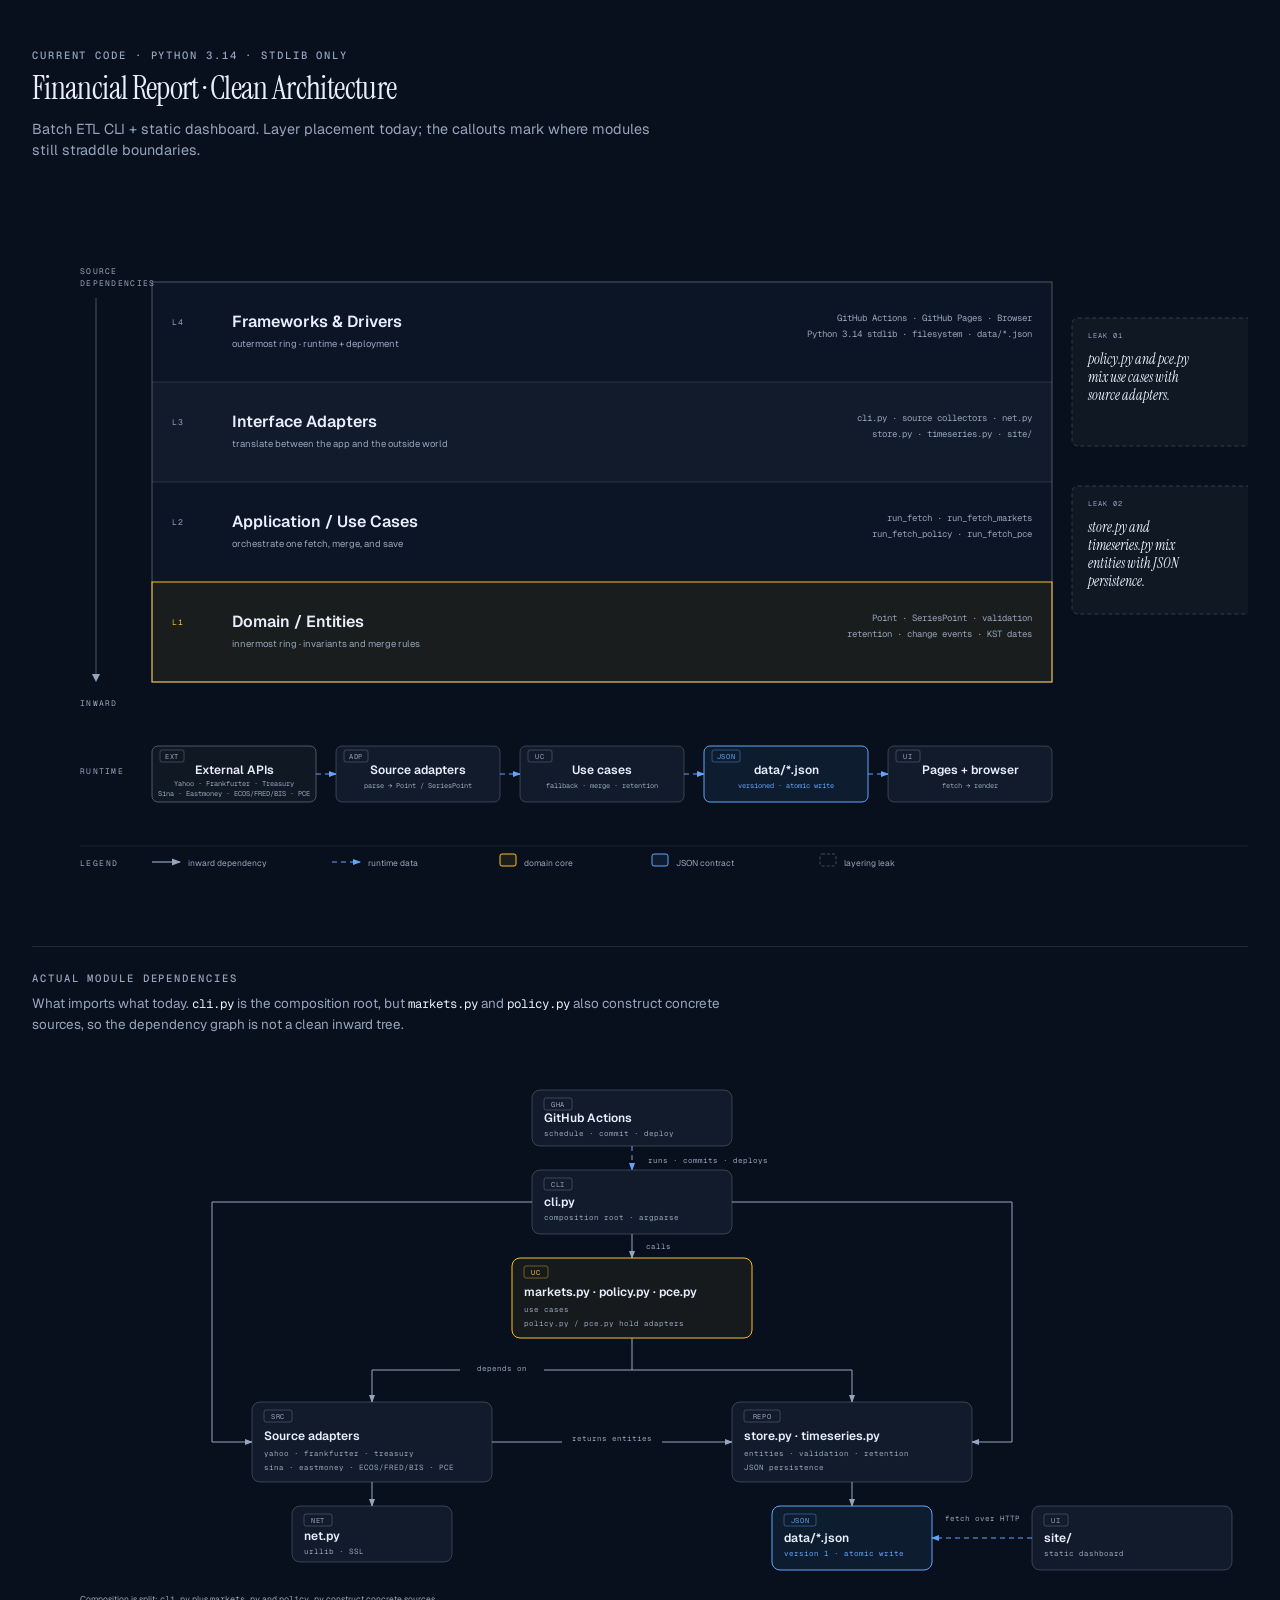
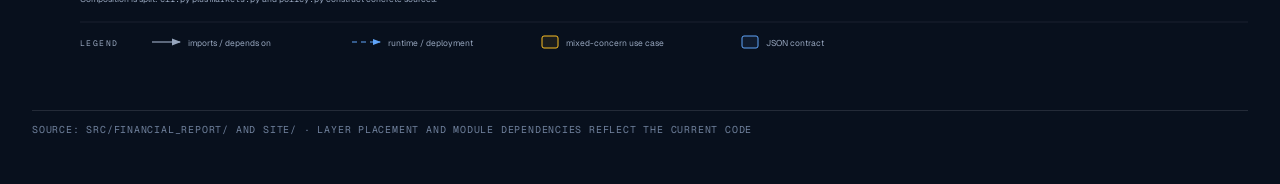
<file: docs/architecture.html>
<!DOCTYPE html>
<html lang="en">
<head>
  <meta charset="UTF-8">
  <meta name="viewport" content="width=device-width, initial-scale=1.0">
  <meta name="theme-color" content="#08101d">
  <title>Financial Report · Clean Architecture</title>
  <link href="https://fonts.googleapis.com/css2?family=Instrument+Serif:ital@0;1&family=Geist:wght@400;500;600&family=Geist+Mono:wght@400;500;600&display=swap" rel="stylesheet">
  <style>
    *, *::before, *::after { box-sizing: border-box; margin: 0; padding: 0; }

    :root {
      --color-paper:  #08101d;
      --color-panel:  #121b2b;
      --color-ink:    #e8eefc;
      --color-muted:  #96a5bd;
      --color-soft:   #6f809c;
      --color-accent: #fbbf24;
      --color-link:   #60a5fa;
      --font-sans:    'Geist', system-ui, sans-serif;
      --font-serif:   'Instrument Serif', serif;
      --font-mono:    'Geist Mono', ui-monospace, monospace;
    }

    body {
      font-family: var(--font-sans);
      background: var(--color-paper);
      color: var(--color-ink);
      min-height: 100vh;
      display: flex;
      align-items: flex-start;
      justify-content: center;
      padding: 3rem 2rem;
    }

    .frame { max-width: 1280px; width: 100%; }

    .eyebrow {
      font-family: var(--font-mono);
      font-size: 0.66rem;
      font-weight: 500;
      letter-spacing: 0.18em;
      text-transform: uppercase;
      color: var(--color-muted);
      margin-bottom: 0.5rem;
    }

    h1 {
      font-family: var(--font-serif);
      font-size: clamp(1.5rem, 2.4vw + 0.75rem, 2rem);
      font-weight: 400;
      letter-spacing: -0.02em;
      line-height: 1.15;
      color: var(--color-ink);
      margin-bottom: 0.75rem;
    }

    .subtitle {
      max-width: 62ch;
      margin-bottom: 1.5rem;
      font-size: 0.9rem;
      line-height: 1.5;
      color: var(--color-muted);
    }

    .diagram-container { width: 100%; overflow-x: auto; }
    svg { width: 100%; min-width: 1280px; display: block; }

    .figure {
      margin-top: 2.5rem;
      padding-top: 1.5rem;
      border-top: 1px solid rgba(232, 238, 252, 0.12);
    }

    .figure-note {
      max-width: 78ch;
      margin-bottom: 1rem;
      font-size: 0.84rem;
      line-height: 1.5;
      color: var(--color-muted);
    }

    code {
      font-family: var(--font-mono);
      font-size: 0.92em;
      color: var(--color-ink);
    }

    footer {
      margin-top: 1.25rem;
      padding-top: 0.75rem;
      border-top: 1px solid rgba(232, 238, 252, 0.12);
      font-family: var(--font-mono);
      font-size: 0.62rem;
      letter-spacing: 0.08em;
      text-transform: uppercase;
      color: var(--color-soft);
    }

    @media print {
      .diagram-container { overflow-x: visible; }
      svg { min-width: 0; }
    }
  </style>
</head>
<body>
  <div class="frame">
    <p class="eyebrow">Current code · Python 3.14 · stdlib only</p>
    <h1>Financial Report · Clean Architecture</h1>
    <p class="subtitle">Batch ETL CLI + static dashboard. Layer placement today; the callouts mark where modules still straddle boundaries.</p>

    <div class="diagram-container">
      <svg viewBox="0 0 1280 720" xmlns="http://www.w3.org/2000/svg" role="img" aria-labelledby="financial-report-architecture-title financial-report-architecture-desc">
        <title id="financial-report-architecture-title">Financial Report · Clean Architecture</title>
        <desc id="financial-report-architecture-desc">Clean architecture layer stack of the Financial Report batch ETL CLI and static dashboard, with runtime data flowing from external market APIs through source adapters, use cases, versioned JSON, and GitHub Pages to the browser.</desc>

        <defs>
          <marker id="arrow" markerWidth="8" markerHeight="6" refX="7" refY="3" orient="auto">
            <polygon points="0 0, 8 3, 0 6" fill="#96a5bd"/>
          </marker>
          <marker id="arrow-accent" markerWidth="8" markerHeight="6" refX="7" refY="3" orient="auto">
            <polygon points="0 0, 8 3, 0 6" fill="#fbbf24"/>
          </marker>
          <marker id="arrow-link" markerWidth="8" markerHeight="6" refX="7" refY="3" orient="auto">
            <polygon points="0 0, 8 3, 0 6" fill="#60a5fa"/>
          </marker>
        </defs>

        <rect width="100%" height="100%" fill="#08101d"/>

        <!-- Layer stack: outer at the top, inner at the bottom -->
        <rect x="120" y="96" width="900" height="100" fill="#0c1526"/>
        <rect x="120" y="196" width="900" height="100" fill="#121b2b"/>
        <rect x="120" y="296" width="900" height="100" fill="#0c1526"/>
        <rect x="120" y="396" width="900" height="100" fill="rgba(251,191,36,0.07)"/>
        <rect x="120" y="396" width="900" height="100" fill="none" stroke="#fbbf24" stroke-width="1"/>

        <line x1="120" y1="196" x2="1020" y2="196" stroke="rgba(232,238,252,0.12)" stroke-width="1"/>
        <line x1="120" y1="296" x2="1020" y2="296" stroke="rgba(232,238,252,0.12)" stroke-width="1"/>
        <rect x="120" y="96" width="900" height="400" fill="none" stroke="rgba(232,238,252,0.30)" stroke-width="1"/>

        <!-- Direction of source dependencies -->
        <text x="48" y="88" fill="#96a5bd" font-size="8" font-family="'Geist Mono', monospace" letter-spacing="0.16em">SOURCE</text>
        <text x="48" y="100" fill="#96a5bd" font-size="8" font-family="'Geist Mono', monospace" letter-spacing="0.16em">DEPENDENCIES</text>
        <line x1="64" y1="112" x2="64" y2="488" stroke="rgba(232,238,252,0.30)" stroke-width="1"/>
        <polygon points="60,488 68,488 64,496" fill="#96a5bd"/>
        <text x="48" y="520" fill="#96a5bd" font-size="8" font-family="'Geist Mono', monospace" letter-spacing="0.16em">INWARD</text>

        <!-- L4: Frameworks & Drivers -->
        <text x="140" y="139" fill="#96a5bd" font-size="8" font-family="'Geist Mono', monospace" letter-spacing="0.14em">L4</text>
        <text x="200" y="141" fill="#e8eefc" font-size="16" font-weight="600" font-family="'Geist', sans-serif">Frameworks &amp; Drivers</text>
        <text x="200" y="161" fill="#96a5bd" font-size="9.5" font-family="'Geist', sans-serif">outermost ring · runtime + deployment</text>
        <text x="1000" y="135" fill="#96a5bd" font-size="9" font-family="'Geist Mono', monospace" text-anchor="end">GitHub Actions · GitHub Pages · Browser</text>
        <text x="1000" y="151" fill="#96a5bd" font-size="9" font-family="'Geist Mono', monospace" text-anchor="end">Python 3.14 stdlib · filesystem · data/*.json</text>

        <!-- L3: Interface Adapters -->
        <text x="140" y="239" fill="#96a5bd" font-size="8" font-family="'Geist Mono', monospace" letter-spacing="0.14em">L3</text>
        <text x="200" y="241" fill="#e8eefc" font-size="16" font-weight="600" font-family="'Geist', sans-serif">Interface Adapters</text>
        <text x="200" y="261" fill="#96a5bd" font-size="9.5" font-family="'Geist', sans-serif">translate between the app and the outside world</text>
        <text x="1000" y="235" fill="#96a5bd" font-size="9" font-family="'Geist Mono', monospace" text-anchor="end">cli.py · source collectors · net.py</text>
        <text x="1000" y="251" fill="#96a5bd" font-size="9" font-family="'Geist Mono', monospace" text-anchor="end">store.py · timeseries.py · site/</text>

        <!-- L2: Application / Use Cases -->
        <text x="140" y="339" fill="#96a5bd" font-size="8" font-family="'Geist Mono', monospace" letter-spacing="0.14em">L2</text>
        <text x="200" y="341" fill="#e8eefc" font-size="16" font-weight="600" font-family="'Geist', sans-serif">Application / Use Cases</text>
        <text x="200" y="361" fill="#96a5bd" font-size="9.5" font-family="'Geist', sans-serif">orchestrate one fetch, merge, and save</text>
        <text x="1000" y="335" fill="#96a5bd" font-size="9" font-family="'Geist Mono', monospace" text-anchor="end">run_fetch · run_fetch_markets</text>
        <text x="1000" y="351" fill="#96a5bd" font-size="9" font-family="'Geist Mono', monospace" text-anchor="end">run_fetch_policy · run_fetch_pce</text>

        <!-- L1: Domain / Entities (focal) -->
        <text x="140" y="439" fill="#fbbf24" font-size="8" font-family="'Geist Mono', monospace" letter-spacing="0.14em">L1</text>
        <text x="200" y="441" fill="#e8eefc" font-size="16" font-weight="600" font-family="'Geist', sans-serif">Domain / Entities</text>
        <text x="200" y="461" fill="#96a5bd" font-size="9.5" font-family="'Geist', sans-serif">innermost ring · invariants and merge rules</text>
        <text x="1000" y="435" fill="#96a5bd" font-size="9" font-family="'Geist Mono', monospace" text-anchor="end">Point · SeriesPoint · validation</text>
        <text x="1000" y="451" fill="#96a5bd" font-size="9" font-family="'Geist Mono', monospace" text-anchor="end">retention · change events · KST dates</text>

        <!-- Leak callouts -->
        <rect x="1040" y="132" width="200" height="128" rx="6" fill="rgba(232,238,252,0.03)" stroke="rgba(232,238,252,0.18)" stroke-width="1" stroke-dasharray="4,3"/>
        <text x="1056" y="152" fill="#96a5bd" font-size="7" font-family="'Geist Mono', monospace" letter-spacing="0.14em">LEAK 01</text>
        <text x="1056" y="178" fill="#e8eefc" font-size="14" font-family="'Instrument Serif', serif" font-style="italic">policy.py and pce.py</text>
        <text x="1056" y="196" fill="#e8eefc" font-size="14" font-family="'Instrument Serif', serif" font-style="italic">mix use cases with</text>
        <text x="1056" y="214" fill="#e8eefc" font-size="14" font-family="'Instrument Serif', serif" font-style="italic">source adapters.</text>

        <rect x="1040" y="300" width="200" height="128" rx="6" fill="rgba(232,238,252,0.03)" stroke="rgba(232,238,252,0.18)" stroke-width="1" stroke-dasharray="4,3"/>
        <text x="1056" y="320" fill="#96a5bd" font-size="7" font-family="'Geist Mono', monospace" letter-spacing="0.14em">LEAK 02</text>
        <text x="1056" y="346" fill="#e8eefc" font-size="14" font-family="'Instrument Serif', serif" font-style="italic">store.py and</text>
        <text x="1056" y="364" fill="#e8eefc" font-size="14" font-family="'Instrument Serif', serif" font-style="italic">timeseries.py mix</text>
        <text x="1056" y="382" fill="#e8eefc" font-size="14" font-family="'Instrument Serif', serif" font-style="italic">entities with JSON</text>
        <text x="1056" y="400" fill="#e8eefc" font-size="14" font-family="'Instrument Serif', serif" font-style="italic">persistence.</text>

        <!-- Runtime path: arrows before nodes -->
        <line x1="284" y1="588" x2="304" y2="588" stroke="#60a5fa" stroke-width="1" stroke-dasharray="5,4" marker-end="url(#arrow-link)"/>
        <line x1="468" y1="588" x2="488" y2="588" stroke="#60a5fa" stroke-width="1" stroke-dasharray="5,4" marker-end="url(#arrow-link)"/>
        <line x1="652" y1="588" x2="672" y2="588" stroke="#60a5fa" stroke-width="1" stroke-dasharray="5,4" marker-end="url(#arrow-link)"/>
        <line x1="836" y1="588" x2="856" y2="588" stroke="#60a5fa" stroke-width="1" stroke-dasharray="5,4" marker-end="url(#arrow-link)"/>

        <text x="48" y="588" fill="#96a5bd" font-size="8" font-family="'Geist Mono', monospace" letter-spacing="0.16em">RUNTIME</text>

        <!-- Runtime node: external APIs -->
        <rect x="120" y="560" width="164" height="56" rx="6" fill="#08101d"/>
        <rect x="120" y="560" width="164" height="56" rx="6" fill="rgba(232,238,252,0.03)" stroke="rgba(232,238,252,0.30)" stroke-width="1"/>
        <rect x="128" y="564" width="24" height="12" rx="2" fill="transparent" stroke="rgba(232,238,252,0.25)" stroke-width="0.8"/>
        <text x="140" y="573" fill="#96a5bd" font-size="7" font-family="'Geist Mono', monospace" text-anchor="middle" letter-spacing="0.08em">EXT</text>
        <text x="202" y="588" fill="#e8eefc" font-size="12" font-weight="600" font-family="'Geist', sans-serif" text-anchor="middle">External APIs</text>
        <text x="202" y="600" fill="#96a5bd" font-size="7" font-family="'Geist Mono', monospace" text-anchor="middle">Yahoo · Frankfurter · Treasury</text>
        <text x="202" y="610" fill="#96a5bd" font-size="7" font-family="'Geist Mono', monospace" text-anchor="middle">Sina · Eastmoney · ECOS/FRED/BIS · PCE</text>

        <!-- Runtime node: source adapters -->
        <rect x="304" y="560" width="164" height="56" rx="6" fill="#08101d"/>
        <rect x="304" y="560" width="164" height="56" rx="6" fill="#121b2b" stroke="rgba(232,238,252,0.20)" stroke-width="1"/>
        <rect x="312" y="564" width="24" height="12" rx="2" fill="transparent" stroke="rgba(232,238,252,0.25)" stroke-width="0.8"/>
        <text x="324" y="573" fill="#96a5bd" font-size="7" font-family="'Geist Mono', monospace" text-anchor="middle" letter-spacing="0.08em">ADP</text>
        <text x="386" y="588" fill="#e8eefc" font-size="12" font-weight="600" font-family="'Geist', sans-serif" text-anchor="middle">Source adapters</text>
        <text x="386" y="602" fill="#96a5bd" font-size="7" font-family="'Geist Mono', monospace" text-anchor="middle">parse → Point / SeriesPoint</text>

        <!-- Runtime node: use cases -->
        <rect x="488" y="560" width="164" height="56" rx="6" fill="#08101d"/>
        <rect x="488" y="560" width="164" height="56" rx="6" fill="#121b2b" stroke="rgba(232,238,252,0.20)" stroke-width="1"/>
        <rect x="496" y="564" width="24" height="12" rx="2" fill="transparent" stroke="rgba(232,238,252,0.25)" stroke-width="0.8"/>
        <text x="508" y="573" fill="#96a5bd" font-size="7" font-family="'Geist Mono', monospace" text-anchor="middle" letter-spacing="0.08em">UC</text>
        <text x="570" y="588" fill="#e8eefc" font-size="12" font-weight="600" font-family="'Geist', sans-serif" text-anchor="middle">Use cases</text>
        <text x="570" y="602" fill="#96a5bd" font-size="7" font-family="'Geist Mono', monospace" text-anchor="middle">fallback · merge · retention</text>

        <!-- Runtime node: JSON contract (focal) -->
        <rect x="672" y="560" width="164" height="56" rx="6" fill="#08101d"/>
        <rect x="672" y="560" width="164" height="56" rx="6" fill="rgba(96,165,250,0.08)" stroke="#60a5fa" stroke-width="1"/>
        <rect x="680" y="564" width="28" height="12" rx="2" fill="transparent" stroke="rgba(96,165,250,0.50)" stroke-width="0.8"/>
        <text x="694" y="573" fill="#60a5fa" font-size="7" font-family="'Geist Mono', monospace" text-anchor="middle" letter-spacing="0.08em">JSON</text>
        <text x="754" y="588" fill="#e8eefc" font-size="12" font-weight="600" font-family="'Geist', sans-serif" text-anchor="middle">data/*.json</text>
        <text x="754" y="602" fill="#60a5fa" font-size="7" font-family="'Geist Mono', monospace" text-anchor="middle">versioned · atomic write</text>

        <!-- Runtime node: Pages + browser -->
        <rect x="856" y="560" width="164" height="56" rx="6" fill="#08101d"/>
        <rect x="856" y="560" width="164" height="56" rx="6" fill="#121b2b" stroke="rgba(232,238,252,0.20)" stroke-width="1"/>
        <rect x="864" y="564" width="24" height="12" rx="2" fill="transparent" stroke="rgba(232,238,252,0.25)" stroke-width="0.8"/>
        <text x="876" y="573" fill="#96a5bd" font-size="7" font-family="'Geist Mono', monospace" text-anchor="middle" letter-spacing="0.08em">UI</text>
        <text x="938" y="588" fill="#e8eefc" font-size="12" font-weight="600" font-family="'Geist', sans-serif" text-anchor="middle">Pages + browser</text>
        <text x="938" y="602" fill="#96a5bd" font-size="7" font-family="'Geist Mono', monospace" text-anchor="middle">fetch → render</text>

        <!-- Legend strip -->
        <line x1="48" y1="660" x2="1232" y2="660" stroke="rgba(232,238,252,0.10)" stroke-width="0.8"/>
        <text x="48" y="680" fill="#96a5bd" font-size="8" font-family="'Geist Mono', monospace" letter-spacing="0.18em">LEGEND</text>

        <line x1="120" y1="676" x2="148" y2="676" stroke="#96a5bd" stroke-width="1.2" marker-end="url(#arrow)"/>
        <text x="156" y="680" fill="#96a5bd" font-size="8.5" font-family="'Geist', sans-serif">inward dependency</text>

        <line x1="300" y1="676" x2="328" y2="676" stroke="#60a5fa" stroke-width="1" stroke-dasharray="5,4" marker-end="url(#arrow-link)"/>
        <text x="336" y="680" fill="#96a5bd" font-size="8.5" font-family="'Geist', sans-serif">runtime data</text>

        <rect x="468" y="668" width="16" height="12" rx="2" fill="rgba(251,191,36,0.08)" stroke="#fbbf24" stroke-width="1"/>
        <text x="492" y="680" fill="#96a5bd" font-size="8.5" font-family="'Geist', sans-serif">domain core</text>

        <rect x="620" y="668" width="16" height="12" rx="2" fill="rgba(96,165,250,0.08)" stroke="#60a5fa" stroke-width="1"/>
        <text x="644" y="680" fill="#96a5bd" font-size="8.5" font-family="'Geist', sans-serif">JSON contract</text>

        <rect x="788" y="668" width="16" height="12" rx="2" fill="none" stroke="rgba(232,238,252,0.25)" stroke-width="1" stroke-dasharray="3,2"/>
        <text x="812" y="680" fill="#96a5bd" font-size="8.5" font-family="'Geist', sans-serif">layering leak</text>
      </svg>
    </div>

    <section class="figure">
      <h2 class="eyebrow">Actual module dependencies</h2>
      <p class="figure-note">What imports what today. <code>cli.py</code> is the composition root, but <code>markets.py</code> and <code>policy.py</code> also construct concrete sources, so the dependency graph is not a clean inward tree.</p>

      <div class="diagram-container">
        <svg viewBox="0 0 1280 640" xmlns="http://www.w3.org/2000/svg" role="img" aria-labelledby="financial-report-dependencies-title financial-report-dependencies-desc">
          <title id="financial-report-dependencies-title">Financial Report · Actual module dependencies</title>
          <desc id="financial-report-dependencies-desc">Directed graph of the current Python modules: GitHub Actions runs cli.py, which wires use cases, source adapters, and repositories; source adapters depend on repositories and net.py; repositories write versioned JSON; the static site reads that JSON over HTTP.</desc>

          <defs>
            <marker id="dep-arrow" markerWidth="8" markerHeight="6" refX="7" refY="3" orient="auto">
              <polygon points="0 0, 8 3, 0 6" fill="#96a5bd"/>
            </marker>
            <marker id="dep-arrow-link" markerWidth="8" markerHeight="6" refX="7" refY="3" orient="auto">
              <polygon points="0 0, 8 3, 0 6" fill="#60a5fa"/>
            </marker>
          </defs>

          <rect width="100%" height="100%" fill="#08101d"/>

          <!-- Edges: paint before nodes so node fills stay crisp -->
          <line x1="600" y1="96" x2="600" y2="120" stroke="#60a5fa" stroke-width="1" stroke-dasharray="5,4" marker-end="url(#dep-arrow-link)"/>
          <line x1="600" y1="184" x2="600" y2="208" stroke="#96a5bd" stroke-width="1" marker-end="url(#dep-arrow)"/>
          <polyline points="600,288 600,320" fill="none" stroke="#96a5bd" stroke-width="1"/>
          <polyline points="600,320 340,320 340,352" fill="none" stroke="#96a5bd" stroke-width="1" marker-end="url(#dep-arrow)"/>
          <polyline points="600,320 820,320 820,352" fill="none" stroke="#96a5bd" stroke-width="1" marker-end="url(#dep-arrow)"/>
          <line x1="460" y1="392" x2="700" y2="392" stroke="#96a5bd" stroke-width="1" marker-end="url(#dep-arrow)"/>
          <line x1="340" y1="432" x2="340" y2="456" stroke="#96a5bd" stroke-width="1" marker-end="url(#dep-arrow)"/>
          <line x1="820" y1="432" x2="820" y2="456" stroke="#96a5bd" stroke-width="1" marker-end="url(#dep-arrow)"/>
          <line x1="1000" y1="488" x2="900" y2="488" stroke="#60a5fa" stroke-width="1" stroke-dasharray="5,4" marker-end="url(#dep-arrow-link)"/>
          <polyline points="500,152 180,152 180,392 220,392" fill="none" stroke="#96a5bd" stroke-width="1" marker-end="url(#dep-arrow)"/>
          <polyline points="700,152 980,152 980,392 940,392" fill="none" stroke="#96a5bd" stroke-width="1" marker-end="url(#dep-arrow)"/>

          <!-- Edge labels, masked against the paper -->
          <rect x="610" y="104" width="150" height="12" fill="#08101d"/>
          <text x="616" y="113" fill="#96a5bd" font-size="7.5" font-family="'Geist Mono', monospace">runs · commits · deploys</text>

          <rect x="608" y="190" width="36" height="12" fill="#08101d"/>
          <text x="614" y="199" fill="#96a5bd" font-size="7.5" font-family="'Geist Mono', monospace">calls</text>

          <rect x="428" y="312" width="84" height="12" fill="#08101d"/>
          <text x="470" y="321" fill="#96a5bd" font-size="7.5" font-family="'Geist Mono', monospace" text-anchor="middle">depends on</text>

          <rect x="530" y="382" width="100" height="12" fill="#08101d"/>
          <text x="580" y="391" fill="#96a5bd" font-size="7.5" font-family="'Geist Mono', monospace" text-anchor="middle">returns entities</text>

          <rect x="908" y="462" width="84" height="12" fill="#08101d"/>
          <text x="950" y="471" fill="#96a5bd" font-size="7.5" font-family="'Geist Mono', monospace" text-anchor="middle">fetch over HTTP</text>

          <!-- GitHub Actions -->
          <rect x="500" y="40" width="200" height="56" rx="8" fill="#121b2b" stroke="rgba(232,238,252,0.20)" stroke-width="1"/>
          <rect x="512" y="48" width="28" height="12" rx="2" fill="none" stroke="rgba(232,238,252,0.25)" stroke-width="0.8"/>
          <text x="526" y="57" fill="#96a5bd" font-size="7" font-family="'Geist Mono', monospace" text-anchor="middle" letter-spacing="0.08em">GHA</text>
          <text x="512" y="72" fill="#e8eefc" font-size="12" font-weight="600" font-family="'Geist', sans-serif">GitHub Actions</text>
          <text x="512" y="86" fill="#96a5bd" font-size="7.5" font-family="'Geist Mono', monospace">schedule · commit · deploy</text>

          <!-- CLI / composition root -->
          <rect x="500" y="120" width="200" height="64" rx="8" fill="#121b2b" stroke="rgba(232,238,252,0.20)" stroke-width="1"/>
          <rect x="512" y="128" width="28" height="12" rx="2" fill="none" stroke="rgba(232,238,252,0.25)" stroke-width="0.8"/>
          <text x="526" y="137" fill="#96a5bd" font-size="7" font-family="'Geist Mono', monospace" text-anchor="middle" letter-spacing="0.08em">CLI</text>
          <text x="512" y="156" fill="#e8eefc" font-size="12" font-weight="600" font-family="'Geist', sans-serif">cli.py</text>
          <text x="512" y="170" fill="#96a5bd" font-size="7.5" font-family="'Geist Mono', monospace">composition root · argparse</text>

          <!-- Use cases (mixed concern) -->
          <rect x="480" y="208" width="240" height="80" rx="8" fill="rgba(251,191,36,0.06)" stroke="#fbbf24" stroke-width="1"/>
          <rect x="492" y="216" width="24" height="12" rx="2" fill="none" stroke="rgba(251,191,36,0.50)" stroke-width="0.8"/>
          <text x="504" y="225" fill="#fbbf24" font-size="7" font-family="'Geist Mono', monospace" text-anchor="middle" letter-spacing="0.08em">UC</text>
          <text x="492" y="246" fill="#e8eefc" font-size="12" font-weight="600" font-family="'Geist', sans-serif">markets.py · policy.py · pce.py</text>
          <text x="492" y="262" fill="#96a5bd" font-size="7.5" font-family="'Geist Mono', monospace">use cases</text>
          <text x="492" y="276" fill="#96a5bd" font-size="7.5" font-family="'Geist Mono', monospace">policy.py / pce.py hold adapters</text>

          <!-- Source adapters -->
          <rect x="220" y="352" width="240" height="80" rx="8" fill="#121b2b" stroke="rgba(232,238,252,0.20)" stroke-width="1"/>
          <rect x="232" y="360" width="28" height="12" rx="2" fill="none" stroke="rgba(232,238,252,0.25)" stroke-width="0.8"/>
          <text x="246" y="369" fill="#96a5bd" font-size="7" font-family="'Geist Mono', monospace" text-anchor="middle" letter-spacing="0.08em">SRC</text>
          <text x="232" y="390" fill="#e8eefc" font-size="12" font-weight="600" font-family="'Geist', sans-serif">Source adapters</text>
          <text x="232" y="406" fill="#96a5bd" font-size="7.5" font-family="'Geist Mono', monospace">yahoo · frankfurter · treasury</text>
          <text x="232" y="420" fill="#96a5bd" font-size="7.5" font-family="'Geist Mono', monospace">sina · eastmoney · ECOS/FRED/BIS · PCE</text>

          <!-- Repositories (mixed concern) -->
          <rect x="700" y="352" width="240" height="80" rx="8" fill="#121b2b" stroke="rgba(232,238,252,0.20)" stroke-width="1"/>
          <rect x="712" y="360" width="36" height="12" rx="2" fill="none" stroke="rgba(232,238,252,0.25)" stroke-width="0.8"/>
          <text x="730" y="369" fill="#96a5bd" font-size="7" font-family="'Geist Mono', monospace" text-anchor="middle" letter-spacing="0.08em">REPO</text>
          <text x="712" y="390" fill="#e8eefc" font-size="12" font-weight="600" font-family="'Geist', sans-serif">store.py · timeseries.py</text>
          <text x="712" y="406" fill="#96a5bd" font-size="7.5" font-family="'Geist Mono', monospace">entities · validation · retention</text>
          <text x="712" y="420" fill="#96a5bd" font-size="7.5" font-family="'Geist Mono', monospace">JSON persistence</text>

          <!-- HTTP helper -->
          <rect x="260" y="456" width="160" height="56" rx="8" fill="#121b2b" stroke="rgba(232,238,252,0.20)" stroke-width="1"/>
          <rect x="272" y="464" width="28" height="12" rx="2" fill="none" stroke="rgba(232,238,252,0.25)" stroke-width="0.8"/>
          <text x="286" y="473" fill="#96a5bd" font-size="7" font-family="'Geist Mono', monospace" text-anchor="middle" letter-spacing="0.08em">NET</text>
          <text x="272" y="490" fill="#e8eefc" font-size="12" font-weight="600" font-family="'Geist', sans-serif">net.py</text>
          <text x="272" y="504" fill="#96a5bd" font-size="7.5" font-family="'Geist Mono', monospace">urllib · SSL</text>

          <!-- JSON contract -->
          <rect x="740" y="456" width="160" height="64" rx="8" fill="rgba(96,165,250,0.08)" stroke="#60a5fa" stroke-width="1"/>
          <rect x="752" y="464" width="32" height="12" rx="2" fill="none" stroke="rgba(96,165,250,0.50)" stroke-width="0.8"/>
          <text x="768" y="473" fill="#60a5fa" font-size="7" font-family="'Geist Mono', monospace" text-anchor="middle" letter-spacing="0.08em">JSON</text>
          <text x="752" y="492" fill="#e8eefc" font-size="12" font-weight="600" font-family="'Geist', sans-serif">data/*.json</text>
          <text x="752" y="506" fill="#60a5fa" font-size="7.5" font-family="'Geist Mono', monospace">version 1 · atomic write</text>

          <!-- Static site -->
          <rect x="1000" y="456" width="200" height="64" rx="8" fill="#121b2b" stroke="rgba(232,238,252,0.20)" stroke-width="1"/>
          <rect x="1012" y="464" width="24" height="12" rx="2" fill="none" stroke="rgba(232,238,252,0.25)" stroke-width="0.8"/>
          <text x="1024" y="473" fill="#96a5bd" font-size="7" font-family="'Geist Mono', monospace" text-anchor="middle" letter-spacing="0.08em">UI</text>
          <text x="1012" y="492" fill="#e8eefc" font-size="12" font-weight="600" font-family="'Geist', sans-serif">site/</text>
          <text x="1012" y="506" fill="#96a5bd" font-size="7.5" font-family="'Geist Mono', monospace">static dashboard</text>

          <!-- Legend -->
          <text x="48" y="552" fill="#96a5bd" font-size="8.5" font-family="'Geist', sans-serif">Composition is split: <tspan font-family="'Geist Mono', monospace">cli.py</tspan> plus <tspan font-family="'Geist Mono', monospace">markets.py</tspan> and <tspan font-family="'Geist Mono', monospace">policy.py</tspan> construct concrete sources.</text>
          <line x1="48" y1="572" x2="1232" y2="572" stroke="rgba(232,238,252,0.10)" stroke-width="0.8"/>
          <text x="48" y="596" fill="#96a5bd" font-size="8" font-family="'Geist Mono', monospace" letter-spacing="0.18em">LEGEND</text>

          <line x1="120" y1="592" x2="148" y2="592" stroke="#96a5bd" stroke-width="1.2" marker-end="url(#dep-arrow)"/>
          <text x="156" y="596" fill="#96a5bd" font-size="8.5" font-family="'Geist', sans-serif">imports / depends on</text>

          <line x1="320" y1="592" x2="348" y2="592" stroke="#60a5fa" stroke-width="1" stroke-dasharray="5,4" marker-end="url(#dep-arrow-link)"/>
          <text x="356" y="596" fill="#96a5bd" font-size="8.5" font-family="'Geist', sans-serif">runtime / deployment</text>

          <rect x="510" y="586" width="16" height="12" rx="2" fill="rgba(251,191,36,0.08)" stroke="#fbbf24" stroke-width="1"/>
          <text x="534" y="596" fill="#96a5bd" font-size="8.5" font-family="'Geist', sans-serif">mixed-concern use case</text>

          <rect x="710" y="586" width="16" height="12" rx="2" fill="rgba(96,165,250,0.08)" stroke="#60a5fa" stroke-width="1"/>
          <text x="734" y="596" fill="#96a5bd" font-size="8.5" font-family="'Geist', sans-serif">JSON contract</text>
        </svg>
      </div>
    </section>

    <footer>Source: src/financial_report/ and site/ · layer placement and module dependencies reflect the current code</footer>
  </div>
</body>
</html>
</file>
